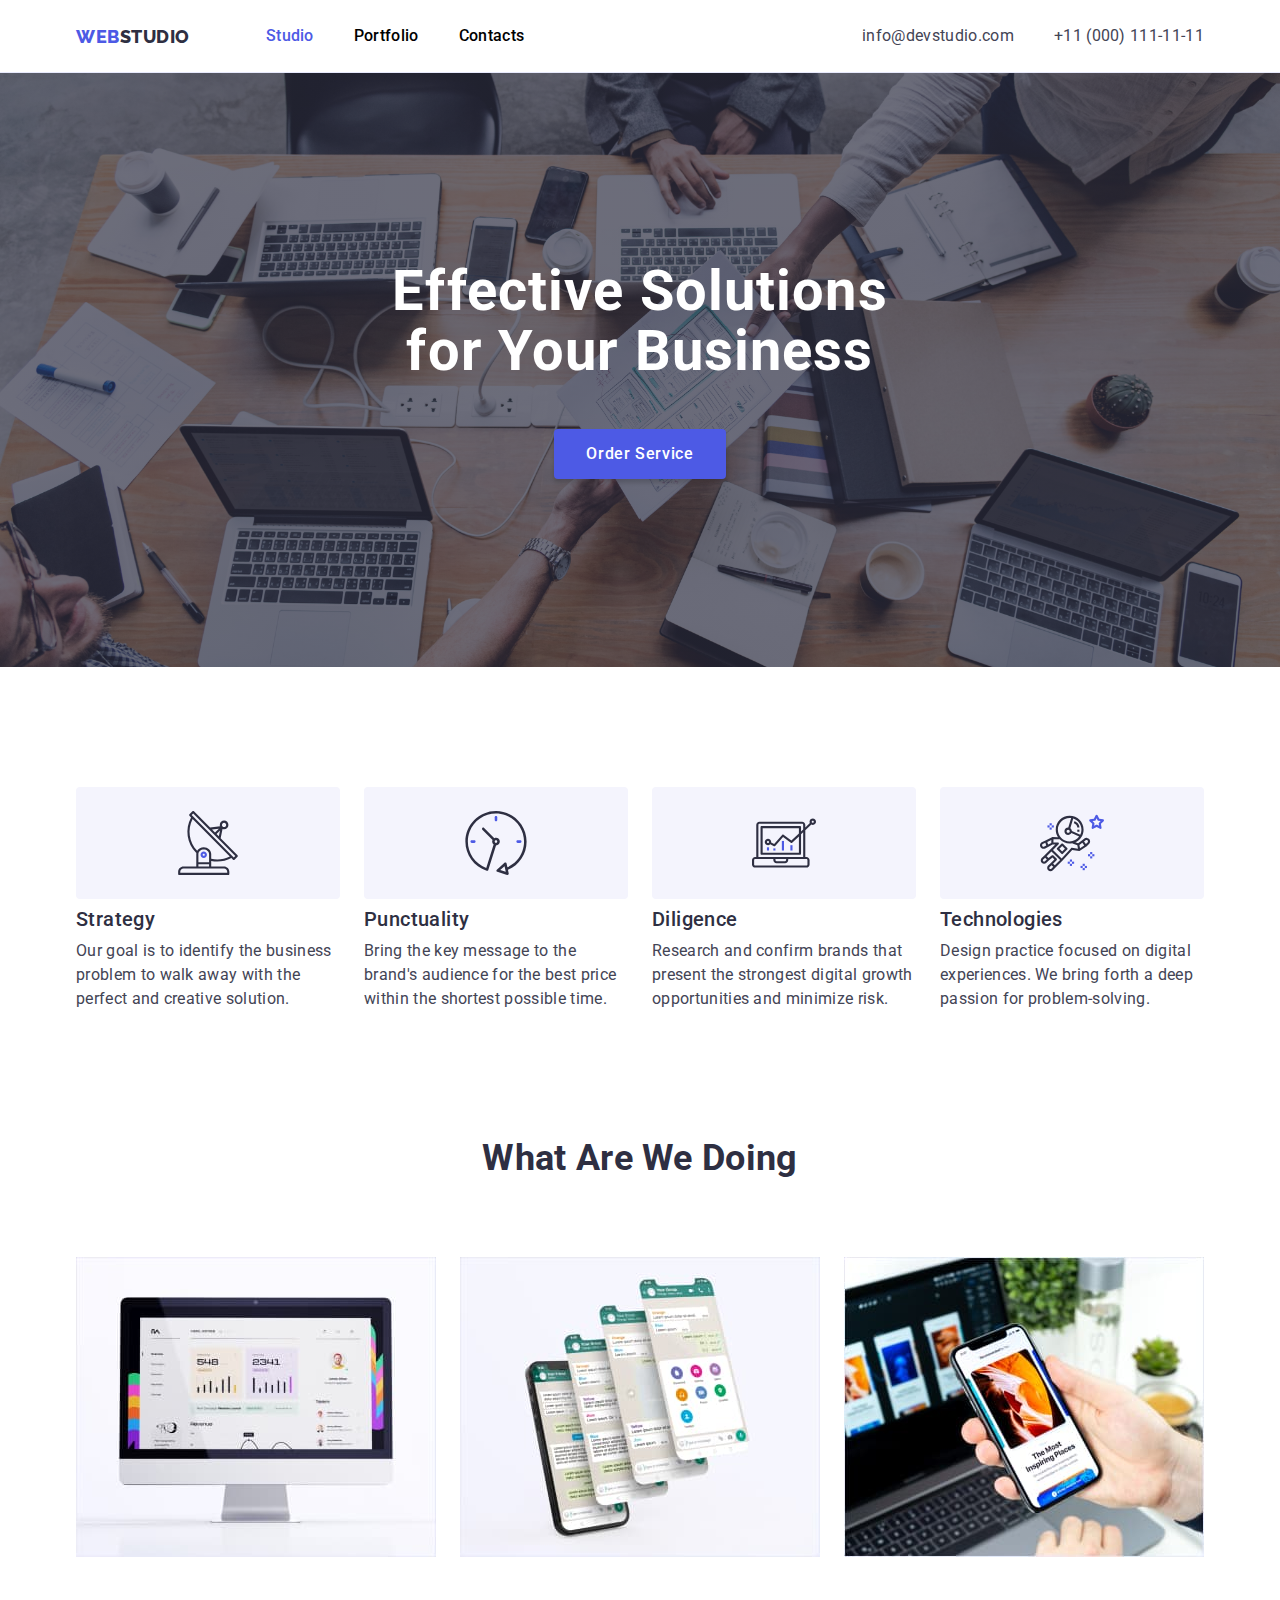
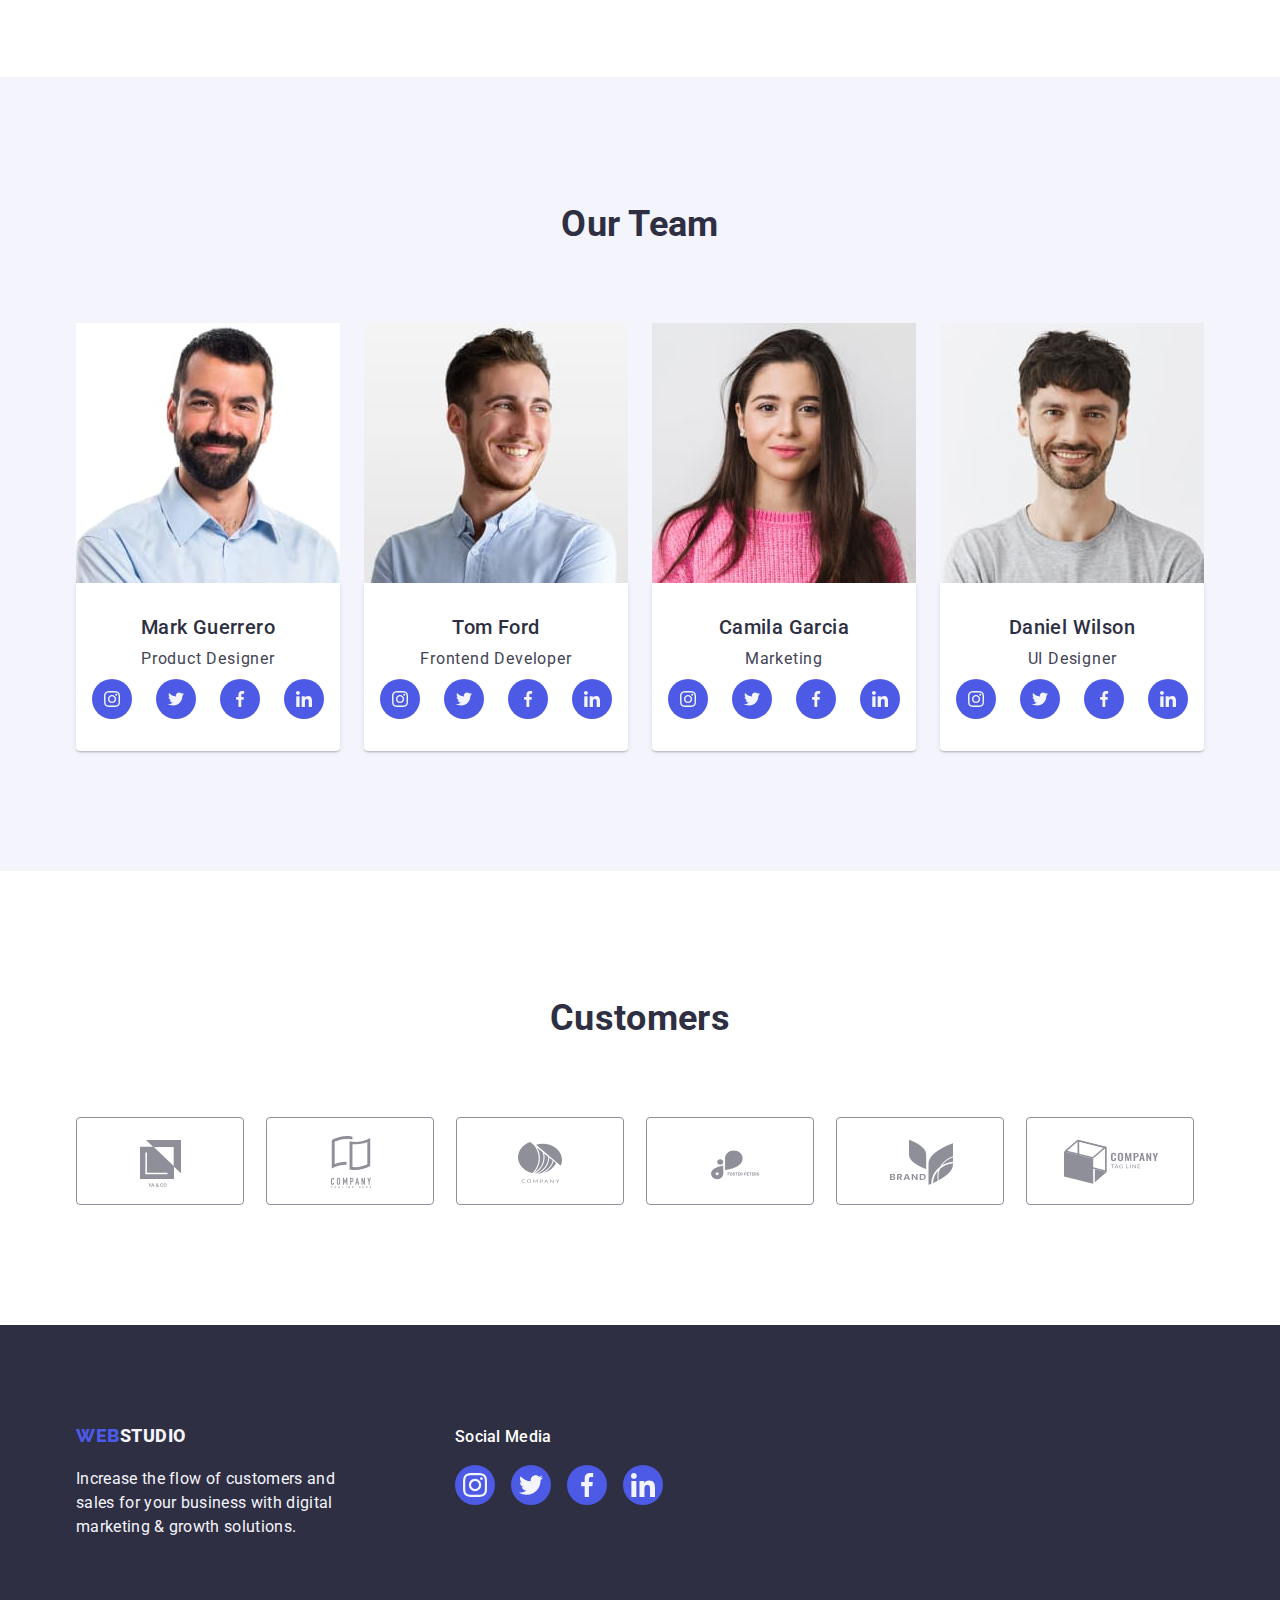
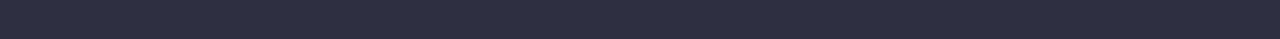
<file: index.html>
<!DOCTYPE html>
<html lang="en">

<head>
    <meta charset="UTF-8">
    <meta name="viewport" content="width=device-width, initial-scale=1.0">
    <title>Effective Solutions For Your Business</title>

    <!-- CSS Normalizer -->
    <link rel="stylesheet"
        href="https://cdnjs.cloudflare.com/ajax/libs/modern-normalize/2.0.0/modern-normalize.min.css">

    <!-- CSS -->
    <link rel="stylesheet" href="./css/styles.css">
    </link>
</head>

<body>
    <!-- Header -->
    <header class="header">
        <div class="container header-container">
            <!-- Header Nav Bar-->
            <nav class="nav-header">
                <a href="./index.html" class="link-logo">
                    <span class="web-logo">WEB</span><span class="studio-logo">STUDIO</span>
                </a>

                <ul class="navbar lists header-list">
                    <li>
                        <a href="./index.html" class="pages current-option">Studio</a>
                    </li>
                    <li>
                        <a href="./portfolio.html" class="pages">Portfolio</a>
                    </li>
                    <li>
                        <a href="" class="pages">Contacts</a>
                    </li>
                </ul>
            </nav>
            <ul class="contact-info lists header-contact-info">
                <li>
                    <a href="mailto:info@devstudio.com" class="info">info@devstudio.com</a>
                </li>
                <li>
                    <a href="tel:+110001111111" class="info">+11 (000) 111-11-11</a>
                </li>
            </ul>
        </div>
    </header>
    <!-- Main Page -->
    <main>
        <!-- Hero Image -->
        <section class="hero section">
            <div class="container hero-container">
                <h1 class="hero-title">Effective Solutions <br>
                    for Your Business
                </h1>
                <button type="button" class="btn-primary">Order Service</button>
            </div>
        </section>
        <!-- Advantages section-->
        <section class="section section-white">
            <div class="container strategy-container">
                <ul class="criteria lists strategy-lists">
                    <li>
                        <div class="criteria-list">
                            <svg class="criteria-icons" width="64px" height="64px">
                                <use href="./images/icons.svg#icon-antennae"></use>
                            </svg>
                        </div>
                        <h3 class="title-list">Strategy</h3>
                        <p>Our goal is to identify the business<br>
                            problem to walk away with the<br>
                            perfect and creative solution.</p>
                    </li>
                    <li>
                        <div class="criteria-list">
                            <svg class="criteria-icons" width="64px" height="64px">
                                <use href="./images/icons.svg#icon-clock"></use>
                            </svg>
                        </div>
                        <h3 class="title-list">Punctuality</h3>
                        <p>Bring the key message to the<br>
                            brand's audience for the best price<br>
                            within the shortest possible time.</p>
                    </li>
                    <li>
                        <div class="criteria-list">
                            <svg class="criteria-icons" width="64px" height="64px">
                                <use href="./images/icons.svg#icon-diagram"></use>
                            </svg>
                        </div>
                        <h3 class="title-list">Diligence</h3>
                        <p>Research and confirm brands that<br>
                            present the strongest digital growth<br>
                            opportunities and minimize risk.</p>
                    </li>
                    <li>
                        <div class="criteria-list">
                            <svg class="criteria-icons" width="64px" height="64px">
                                <use href="./images/icons.svg#icon-astronaut"></use>
                            </svg>
                        </div>
                        <h3 class="title-list">Technologies</h3>
                        <p>Design practice focused on digital<br>
                            experiences. We bring forth a deep<br>
                            passion for problem-solving.</p>
                    </li>
                </ul>
            </div>
        </section>
        <!-- What We Do section -->
        <section class="section section-no-top-padding">
            <div class="container">
                <h2 class="section-title what-we-do-title">What Are We Doing</h2>
                <ul class="services-list lists">
                    <li>
                        <img src="./images/what-we-do-1.jpg" alt="monitor" width="360" height="300">
                    </li>
                    <li>
                        <img src="./images/what-we-do-2.jpg" alt="four mobile phones" width="360" height="300">
                    </li>
                    <li>
                        <img src="./images/what-we-do-3.jpg" alt="mobile phone and laptop" width="360" height="300">
                    </li>
                </ul>
            </div>
        </section>
        <!-- Team section -->
        <section class="section section-gray">
            <div class="container our-team-container">
                <h2 class="section-title">Our Team</h2>
                <ul class="team lists team-cards">
                    <li>
                        <div class="card-mark"></div>
                        <img src="./images/team-card-1.jpg" alt="Mark Guerrero" width="264" height="260">
                        <div class="card-body">
                            <h3 class="team-name">Mark Guerrero</h3>
                            <p class="team-position">Product Designer</p>
                            <ul class="team-social-list lists">
                                <li class="team-social-item">
                                    <a class="team-social-link link" href="https://instagram.com" target="_blank"
                                        rel="noopener noreferrer">
                                        <svg class="team-social-icon" width="16px" height="16px">
                                            <use href="./images/icons.svg#icon-instagram"></use>
                                        </svg>
                                    </a>
                                </li>
                                <li class="team-social-item">
                                    <a class="team-social-link link" href="https://twitter.com" target="_blank"
                                        rel="noopener noreferrer">
                                        <svg class="team-social-icon" width="16px" height="16px">
                                            <use href="./images/icons.svg#icon-twitter"></use>
                                        </svg>
                                    </a>
                                </li>
                                <li class="team-social-item">
                                    <a class="team-social-link link" href="https://facebook.com" target="_blank"
                                        rel="noopener noreferrer">
                                        <svg class="team-social-icon" width="16px" height="16px">
                                            <use href="./images/icons.svg#icon-facebook"></use>
                                        </svg>
                                    </a>
                                </li>
                                <li class="team-social-item">
                                    <a class="team-social-link link" href="https://linkedin.com" target="_blank"
                                        rel="noopener noreferrer">
                                        <svg class="team-social-icon" width="16px" height="16px">
                                            <use href="./images/icons.svg#icon-linkedin"></use>
                                        </svg>
                                    </a>
                                </li>
                            </ul>
                        </div>
                    </li>
                    <li>
                        <div class="card-tom"></div>
                        <img src="./images/team-card-2.jpg" alt="Tom Ford" width="264" height="260">
                        <div class="card-body">
                            <h3 class="team-name">Tom Ford</h3>
                            <p class="team-position">Frontend Developer</p>
                            <ul class="team-social-list lists">
                                <li class="team-social-item">
                                    <a class="team-social-link link" href="https://instagram.com" target="_blank"
                                        rel="noopener noreferrer">
                                        <svg class="team-social-icon" width="16px" height="16px">
                                            <use href="./images/icons.svg#icon-instagram"></use>
                                        </svg>
                                    </a>
                                </li>
                                <li class="team-social-item">
                                    <a class="team-social-link link" href="https://twitter.com" target="_blank"
                                        rel="noopener noreferrer">
                                        <svg class="team-social-icon" width="16px" height="16px">
                                            <use href="./images/icons.svg#icon-twitter"></use>
                                        </svg>
                                    </a>
                                </li>
                                <li class="team-social-item">
                                    <a class="team-social-link link" href="https://facebook.com" target="_blank"
                                        rel="noopener noreferrer">
                                        <svg class="team-social-icon" width="16px" height="16px">
                                            <use href="./images/icons.svg#icon-facebook"></use>
                                        </svg>
                                    </a>
                                </li>
                                <li class="team-social-item">
                                    <a class="team-social-link link" href="https://linkedin.com" target="_blank"
                                        rel="noopener noreferrer">
                                        <svg class="team-social-icon" width="16px" height="16px">
                                            <use href="./images/icons.svg#icon-linkedin"></use>
                                        </svg>
                                    </a>
                                </li>
                            </ul>
                        </div>
                    </li>
                    <li>
                        <div class="card-camila"></div>
                        <img src="./images/team-card-3.jpg" alt="Camila Garcia" width="264" height="260">
                        <div class="card-body">
                            <h3 class="team-name">Camila Garcia</h3>
                            <p class="team-position">Marketing</p>
                            <ul class="team-social-list lists">
                                <li class="team-social-item">
                                    <a class="team-social-link link" href="https://instagram.com" target="_blank"
                                        rel="noopener noreferrer">
                                        <svg class="team-social-icon" width="16px" height="16px">
                                            <use href="./images/icons.svg#icon-instagram"></use>
                                        </svg>
                                    </a>
                                </li>
                                <li class="team-social-item">
                                    <a class="team-social-link link" href="https://twitter.com" target="_blank"
                                        rel="noopener noreferrer">
                                        <svg class="team-social-icon" width="16px" height="16px">
                                            <use href="./images/icons.svg#icon-twitter"></use>
                                        </svg>
                                    </a>
                                </li>
                                <li class="team-social-item">
                                    <a class="team-social-link link" href="https://facebook.com" target="_blank"
                                        rel="noopener noreferrer">
                                        <svg class="team-social-icon" width="16px" height="16px">
                                            <use href="./images/icons.svg#icon-facebook"></use>
                                        </svg>
                                    </a>
                                </li>
                                <li class="team-social-item">
                                    <a class="team-social-link link" href="https://linkedin.com" target="_blank"
                                        rel="noopener noreferrer">
                                        <svg class="team-social-icon" width="16px" height="16px">
                                            <use href="./images/icons.svg#icon-linkedin"></use>
                                        </svg>
                                    </a>
                                </li>
                            </ul>
                        </div>
                    </li>
                    <li>
                        <div class="card-daniel"></div>
                        <img src="./images/team-card-4.jpg" alt="Daniel Wilson" width="264" height="260">
                        <div class="card-body">
                            <h3 class="team-name">Daniel Wilson</h3>
                            <p class="team-position">UI Designer</p>
                            <ul class="team-social-list lists">
                                <li class="team-social-item">
                                    <a class="team-social-link link" href="https://instagram.com" target="_blank"
                                        rel="noopener noreferrer">
                                        <svg class="team-social-icon" width="16px" height="16px">
                                            <use href="./images/icons.svg#icon-instagram"></use>
                                        </svg>
                                    </a>
                                </li>
                                <li class="team-social-item">
                                    <a class="team-social-link link" href="https://twitter.com" target="_blank"
                                        rel="noopener noreferrer">
                                        <svg class="team-social-icon" width="16px" height="16px">
                                            <use href="./images/icons.svg#icon-twitter"></use>
                                        </svg>
                                    </a>
                                </li>
                                <li class="team-social-item">
                                    <a class="team-social-link link" href="https://facebook.com" target="_blank"
                                        rel="noopener noreferrer">
                                        <svg class="team-social-icon" width="16px" height="16px">
                                            <use href="./images/icons.svg#icon-facebook"></use>
                                        </svg>
                                    </a>
                                </li>
                                <li class="team-social-item">
                                    <a class="team-social-link link" href="https://linkedin.com" target="_blank"
                                        rel="noopener noreferrer">
                                        <svg class="team-social-icon" width="16px" height="16px">
                                            <use href="./images/icons.svg#icon-linkedin"></use>
                                        </svg>
                                    </a>
                                </li>
                            </ul>
                        </div>
            </div>
            </li>
            </ul>
            </div>
            <!-- Clients section -->
        </section>
        <section class="section customers-section">
            <div class="container">
                <h2 class="section-title customers-title">Customers</h2>
                <ul class="customers-list lists">
                    <li class="customers-item">
                        <a class="customers-link link" href="">
                            <svg class="customers-icon" width="104" height="56">
                                <use href="./images/icons.svg#customers-icon-ya"></use>
                            </svg></a>
                    </li>
                    <li class="customers-item">
                        <a class="customers-link link" href="">
                            <svg class="customers-icon" width="104" height="56">
                                <use href="./images/icons.svg#customers-icon-tagline-here"></use>
                            </svg></a>
                    </li>
                    <li class="customers-item">
                        <a class="customers-link link" href="">
                            <svg class="customers-icon" width="104" height="56">
                                <use href="./images/icons.svg#customers-icon-company"></use>
                            </svg></a>
                    </li>
                    <li class="customers-item">
                        <a class="customers-link link" href="">
                            <svg class="customers-icon" width="104" height="56">
                                <use href="./images/icons.svg#customers-foster-peters"></use>
                            </svg></a>
                    </li>
                    <li class=" customers-item">
                        <a class="customers-link link" href="">
                            <svg class="customers-icon" width="104" height="56">
                                <use href="./images/icons.svg#customers-icon-brand"></use>
                            </svg></a>
                    </li>
                    <li class="customers-item">
                        <a class="customers-link link" href="">
                            <svg class="customers-icon" width="104" height="56">
                                <use href="./images/icons.svg#customers-icon-box-company-tagline"></use>
                            </svg></a>
                    </li>
                </ul>

            </div>
        </section>
    </main>
    <!-- Footer -->
    <footer class="lastpart footerbg">
        <div class="container footer-container">
            <div>
                <a href="./index.html" class="logo-footer">
                    <span class="web-logo">WEB</span><span class="studio-logo-footer">STUDIO</span>
                </a>
                <p class="lastword">Increase the flow of customers and<br>
                    sales for your business with digital<br>
                    marketing & growth solutions.</p>
            </div>
            <div class="footer-social-wrapper">
                <h3 class="footer-socials-title">Social Media</h3>
                <ul class="footer-socials-list lists">
                    <li class="footer-social-item">
                        <a class="footer-social-link link" href="https://instagram.com" target="_blank"
                            rel="noopener noreferrer">
                            <svg class="footer-social-icon" width="24px" height="24px">
                                <use href="./images/icons.svg#icon-instagram"></use>
                            </svg>
                        </a>
                    </li>
                    <li class="footer-social-item">
                        <a class="footer-social-link link" href="https://twitter.com" target="_blank"
                            rel="noopener noreferrer">
                            <svg class="footer-social-icon" width="24px" height="24px">
                                <use href="./images/icons.svg#icon-twitter"></use>
                            </svg>
                        </a>
                    </li>
                    <li class="footer-social-item">
                        <a class="footer-social-link link" href="https://facebook.com" target="_blank"
                            rel="noopener noreferrer">
                            <svg class="footer-social-icon" width="24px" height="24px">
                                <use href="./images/icons.svg#icon-facebook"></use>
                            </svg>
                        </a>
                    </li>
                    <li class="footer-social-item">
                        <a class="footer-social-link link" href="https://linkedin.com" target="_blank"
                            rel="noopener noreferrer">
                            <svg class="footer-social-icon" width="24px" height="24px">
                                <use href="./images/icons.svg#icon-linkedin"></use>
                            </svg>
                        </a>
                    </li>
                    </li>
                </ul>
            </div>
        </div>
    </footer>
</body>

</html>
</file>
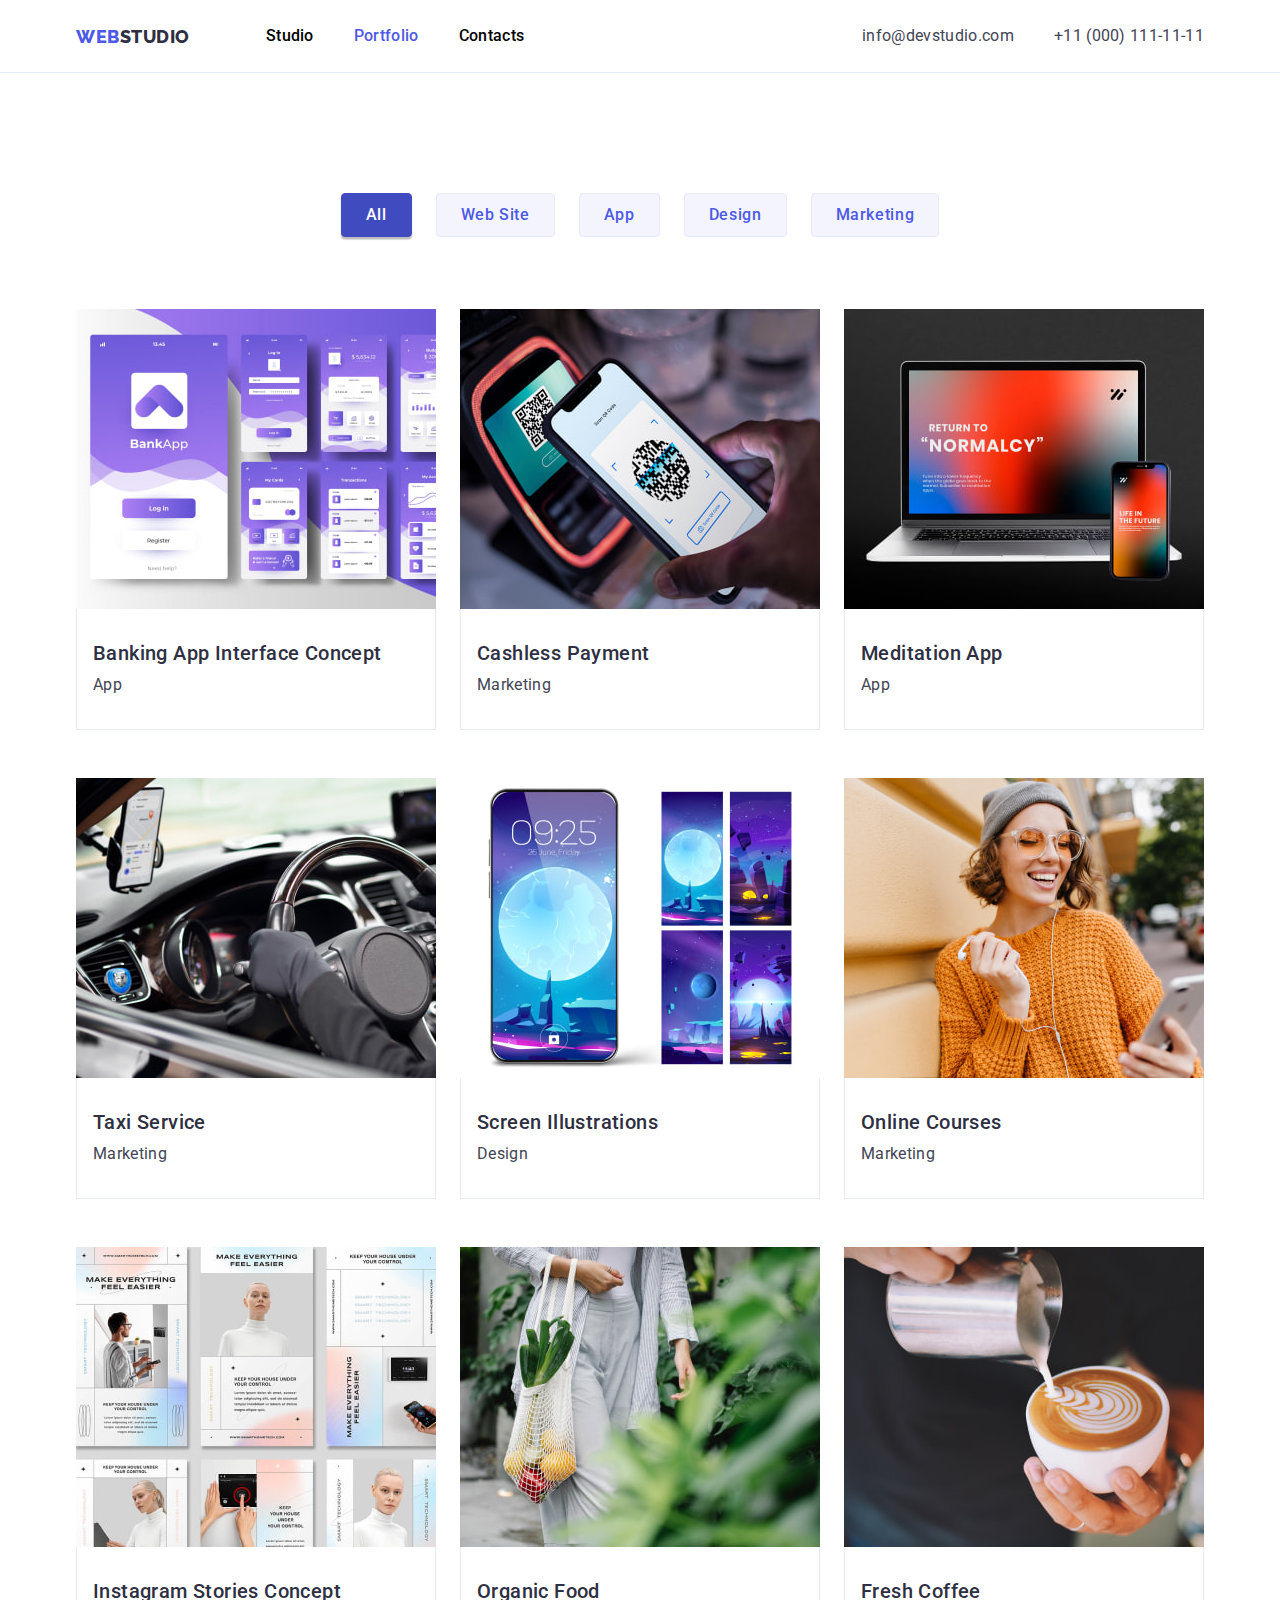
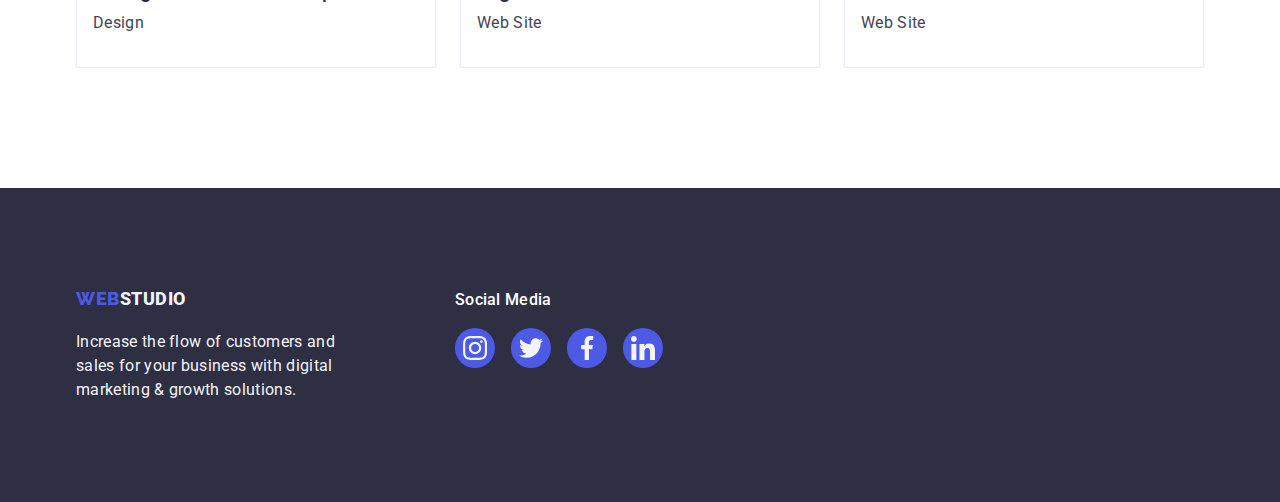
<file: portfolio.html>
<!DOCTYPE html>
<html lang="en">

<head>
    <meta charset="UTF-8">
    <meta name="viewport" content="width=device-width, initial-scale=1.0">
    <title>Document</title>

    <!-- CSS Normalizer -->
    <link rel="stylesheet"
        href="https://cdnjs.cloudflare.com/ajax/libs/modern-normalize/2.0.0/modern-normalize.min.css">

    <!-- CSS -->
    <link rel="stylesheet" href="./css/styles.css">
    </link>
</head>

<body>
    <!-- Header -->
    <header class="header">
        <div class="container header-container">
            <!-- Header Nav Bar -->
            <nav class="nav-header">
                <a href="./index.html" class="link-logo">
                    <span class="web-logo">WEB</span><span class="studio-logo">STUDIO</span>
                </a>

                <ul class="navbar lists header-list">
                    <li>
                        <a href="./index.html" class="pages">Studio</a>
                    </li>
                    <li>
                        <a href="./portfolio.html" class="pages current-option">Portfolio</a>
                    </li>
                    <li>
                        <a href="" class="pages">Contacts</a>
                    </li>
                </ul>
            </nav>
            <ul class="contact-info lists header-contact-info">
                <li>
                    <a href="mailto:info@devstudio.com" class="info">info@devstudio.com</a>
                </li>
                <li>
                    <a href="tel:+110001111111" class="info">+11 (000) 111-11-11</a>
                </li>
            </ul>
        </div>
    </header>
    <!-- Portfolio -->
    <main>
        <section class="section">
            <div class="container filters-container">
                <ul class="filters lists filters-list">
                    <li><button type="button" class="btn port current-option">All</button></li>
                    <li><button type="button" class="btn port">Web Site</button></li>
                    <li><button type="button" class="btn port">App</button></li>
                    <li><button type="button" class="btn port">Design</button></li>
                    <li><button type="button" class="btn port">Marketing</button></li>
                </ul>
                <ul class="projects lists projects-list">
                    <li>
                        <a class="projects-link" href="#">
                            <img src="./images/r1-project-card-1.jpg" alt="Banking App Interface Concept" width="360px"
                                height="300px">
                            <div class="projects-card-body">
                                <h3 class="project-label">Banking App Interface Concept</h3>
                                <p class="project-desc">App</p>
                            </div>
                        </a>
                    </li>
                    <li>
                        <a class="projects-link" href="#">
                            <img src="./images/r1-project-card-2.jpg" alt="Cashless Payment" width="360px"
                                height="300px;">
                            <div class="projects-card-body">
                                <h3 class="project-label">Cashless Payment</h3>
                                <p class="project-desc">Marketing</p>
                            </div>
                        </a>
                    </li>
                    <li>
                        <a class="projects-link" href="#">
                            <img src="./images/r1-project-card-3.jpg" alt="Meditation App" width="360px"
                                height="300px;">
                            <div class="projects-card-body">
                                <h3 class="project-label">Meditation App</h3>
                                <p class="project-desc">App</p>
                            </div>
                        </a>
                    </li>
                    <li>
                        <a class="projects-link" href="#">
                            <img src="./images/r2-project-card-4.jpg" alt="Taxi Service" width="360px" height="300px;">
                            <div class="projects-card-body">
                                <h3 class="project-label">Taxi Service</h3>
                                <p class="project-desc">Marketing</p>
                            </div>
                        </a>
                    </li>
                    <li>
                        <a class="projects-link" href="#">
                            <img src="./images/r2-project-card-5.jpg" alt="Screen Illustrations" width="360px"
                                height="300px;">
                            <div class="projects-card-body">
                                <h3 class="project-label">Screen Illustrations</h3>
                                <p class="project-desc">Design</p>
                            </div>
                        </a>
                    </li>
                    <li>
                        <a class="projects-link" href="#">
                            <img src="./images/r2-project-card-6.jpg" alt="Online Courses" width="360px"
                                height="300px;">
                            <div class="projects-card-body">
                                <h3 class="project-label">Online Courses</h3>
                                <p class="project-desc">Marketing</p>
                            </div>
                        </a>
                    </li>
                    <li>
                        <a class="projects-link" href="#">
                            <img src="./images/r3-project-card-7.jpg" alt="Instagram Stories Concept" width="360px"
                                height="300px;">
                            <div class="projects-card-body">
                                <h3 class="project-label">Instagram Stories Concept</h3>
                                <p class="project-desc">Design</p>
                            </div>
                        </a>
                    </li>
                    <li>
                        <a class="projects-link" href="#">
                            <img src="./images/r3-project-card-8.jpg" alt="Organic Food" width="360px" height="300px;">
                            <div class="projects-card-body">
                                <h3 class="project-label">Organic Food</h3>
                                <p class="project-desc">Web Site</p>
                            </div>
                        </a>
                    </li>
                    <li>
                        <a class="projects-link" href="#">
                            <img src="./images/r3-project-card-9.jpg" alt="Fresh Coffee" width="360px" height="300px;">
                            <div class="projects-card-body">
                                <h3 class="project-label">Fresh Coffee</h3>
                                <p class="project-desc">Web Site</p>
                            </div>
                        </a>
                    </li>
                </ul>
            </div>
            </div>
        </section>
    </main>
    <!-- Footer -->
    <footer class="lastpart footerbg">
        <div class="container footer-container">
            <div>
                <a href="./index.html" class="logo-footer">
                    <span class="web-logo">WEB</span><span class="studio-logo-footer">STUDIO</span>
                </a>
                <p class="lastword">Increase the flow of customers and<br>
                    sales for your business with digital<br>
                    marketing & growth solutions.</p>
            </div>
            <div class="footer-social-wrapper">
                <h3 class="footer-socials-title">Social Media</h3>
                <ul class="footer-socials-list lists">
                    <li class="footer-social-item">
                        <a class="footer-social-link link" href="https://instagram.com" target="_blank"
                            rel="noopener noreferrer">
                            <svg class="footer-social-icon" width="24px" height="24px">
                                <use href="./images/icons.svg#icon-instagram"></use>
                            </svg>
                        </a>
                    </li>
                    <li class="footer-social-item">
                        <a class="footer-social-link link" href="https://twitter.com" target="_blank"
                            rel="noopener noreferrer">
                            <svg class="footer-social-icon" width="24px" height="24px">
                                <use href="./images/icons.svg#icon-twitter"></use>
                            </svg>
                        </a>
                    </li>
                    <li class="footer-social-item">
                        <a class="footer-social-link link" href="https://facebook.com" target="_blank"
                            rel="noopener noreferrer">
                            <svg class="footer-social-icon" width="24px" height="24px">
                                <use href="./images/icons.svg#icon-facebook"></use>
                            </svg>
                        </a>
                    </li>
                    <li class="footer-social-item">
                        <a class="footer-social-link link" href="https://linkedin.com" target="_blank"
                            rel="noopener noreferrer">
                            <svg class="footer-social-icon" width="24px" height="24px">
                                <use href="./images/icons.svg#icon-linkedin"></use>
                            </svg>
                        </a>
                    </li>
                    </li>
                </ul>
            </div>
        </div>
    </footer>
</body>

</html>
</file>
<file: css/styles.css>
@import url("https://fonts.googleapis.com/css2?family=Raleway:wght@800&family=Roboto:wght@400;500;700;900&display=swap");

:root{
   --iriscolor: #4D5AE5; 
   --navyblue: #2E2F42;
   --navcolor: black;
   --oceancolor: #404BBF;
   --whitecolor: #FFF;
   --slatecolor: #434455;
   --cloudcolor: #F4F4FD;
   --cornflower: #E7E9FC;
   --lightslate:#8E8F99;
   --grey:#2E2F42;
   --green:#31D0AA;
}

/* CSS Reset */

p,
h1,
h2,
h3,
h4,
h5,
h6{
    margin:0;
}
ul,
ol{
   margin:0;
   padding:0; 
}

img{
    display: block;
}
/* End of CSS Reset */

.container{
    width: 1158px;
    padding: 0 15px;
    margin: 0 auto;
}

.header{
    border-bottom: 1px solid var(--cornflower, #E7E9FC);
    background: var(--white, #FFF);
}

.header-container{
    display: flex;
    align-items:center;
    justify-content: space-between;
}

.nav-header{
    display: flex;
    align-items: center;
}

.header-list{
    margin-left: 76px;
    display: flex;
    gap: 40px;
}

.header-contact-info{
    display: flex;
    gap: 40px;
}

.section{
    padding-top: 120px;
    padding-bottom: 120px;
}

.link-logo{
    font-family: "Raleway", sans-serif;
    font-size: 18px;
    line-height: 1.5px;
    font-weight: 800;
    line-height: 21px;
    letter-spacing: 0.54px;
    text-decoration: none;
}

.web-logo{
    font-family: Raleway;
    color: var(--iriscolor);
    }

.studio-logo{
    color: var(--navyblue);
}
.studio-logo-footer {
    color: var(--cloudcolor);
}

.navbar .pages{
    color: var(--navcolor);
    text-decoration: none;
    font-weight: 500;
    }

.lists{
    list-style-type: none;
}

.pages{
    display: block;
    padding: 24px 0;
}

.navbar .pages:hover,
.navbar .pages:focus,
.navbar .pages.current-option,
.contact-info .info:hover,
.contact-info .info:focus {
    color: var(--iriscolor);
}

body {
    color: #434455;
    font-family: Roboto;
    font-style: normal;
    font-size: 16px;
    line-height: 24px;
    font-weight: 400;
    letter-spacing: 0.32px;
}
   
.contact-info .info{
    display: block;
    padding: 24px 0;
    color: var(--slate, #434455);
    text-decoration: none;
}

.hero{
    padding: 188px 0;
    background: var(--navyblue);
    background-image: linear-gradient(to right, rgba(46, 47, 66, 0.7), rgba(46, 47, 66, 0.7)), url(../images/hero-bg.jpg);
    background-size: cover;
    background-position: center;
    background-repeat: no-repeat;
    }

.hero-container{
    text-align: center;
}

.hero-title {
    color: var(--white, #FFF);
    font-size: 56px;
    font-weight: 700;
    line-height: 60px;
    letter-spacing: 1.12px;
    margin-bottom: 48px;
}

.btn{
    cursor: pointer;
    border-color: transparent;
}

.btn-primary{
    padding: 16px 32px;
    cursor: pointer;
    border: none;
    border-radius: 4px;
    background: var(--iris, #4D5AE5);
    box-shadow: 0px 4px 4px 0px rgba(0, 0, 0, 0.15);
    color: var(--whitecolor);
    font-family: inherit;
    font-size: 16px;
    font-weight: 500;
    letter-spacing: 0.64px;
}

.btn-primary:hover,
.btn-primary:focus {
    background-color: var(--oceancolor);
}

.section-no-top-padding{
    padding-top: 0;
}
.section-white{
    background-color: #FFF;
}

.strategy-lists{
    display: flex;
    align-items: center;
    gap: 24px;
}

.title-list{
    font-size: 20px;
    font-weight: 500;
    letter-spacing: 0.4px;
    color: var(--navyblue);
    margin-top: 8px;
    margin-bottom: 8px;
}

.section-title {
    text-align: center;
    color: var(--navyblue);
    font-size: 36px;
    font-weight: 700;
    line-height: 1.5;
    margin-bottom: 72px;
}

.services-list{
    display: flex;
    align-items: center;
    gap: 24px;
   } 

.criteria-list{
    display: flex;
    align-items: center;
    justify-content: center;
    border-radius: 4px;
    width: 264px;
    height: 112px;
    background-color: var(--cloudcolor);
   
}


.criteria-icons{
    width: 264px;
    fill: var(--navyblue, --iriscolor);
}

.section-gray {
    background-color: var(--cloudcolor);
}

.team-cards{
    display: flex;
    gap: 24px;
}

.card-mark,
.card-tom,
.card-camila,
.card-daniel{
    box-shadow: 0px 2px 1px 0px rgba(46, 47, 66, 0.08), 0px 1px 1px 0px rgba(46, 47, 66, 0.16), 0px 1px 6px 0px rgba(46, 47, 66, 0.08);
}
    
       
.card-body{
    padding-top: 32px;
    padding-bottom: 32px;
    border-radius: 0px 0px 4px 4px;
    background: var(--white, #FFF);
    box-shadow: 0px 2px 1px 0px rgba(46, 47, 66, 0.08), 0px 1px 1px 0px rgba(46, 47, 66, 0.16), 0px 1px 6px 0px rgba(46, 47, 66, 0.08);
}

.team-name {
    text-align: center;
    color: var(--navyblue, #2E2F42);
    font-family: Roboto;
    font-size: 20px;
    font-weight: 500;
    letter-spacing: 0.4px;
    margin-bottom: 8px;
}

.team-position {
    text-align: center;
    color: var(--slate, #434455);
    font-size: 16px;
    font-style: normal;
    font-weight: 400;
    line-height: 24px; 
    letter-spacing: 0.05em;
}

.team-social-list{
    display: flex;
    justify-content: center;
    gap: 24px;
    margin-top: 8px;
}


.team-social-link{
    width: 40px;
    height: 40px;
    border-radius: 50%;
    
   
    display: flex;
    align-items: center;
    justify-content: center;

    color: var(--cloudcolor);
    background-color: var(--iriscolor);
}

.team-social-icon{
    fill: currentColor;
}

.team-social-link:hover,
.team-social-link:focus{
    background-color: var(--oceancolor);
}

.logo-footer {
    padding-bottom: 16px;
    font-style: normal;
    font-size: 18px;
    font-weight: 800;
    line-height: 21px;
    letter-spacing: 0.54px;
    text-decoration: none;
}

.footerbg {
    padding: 100px 0;
    background-color: var(--navyblue);
}


.lastword {
    color: var(--cloudcolor);
    font-size: 16px;
    line-height: 24px;
    font-weight: 400;
    letter-spacing: 0.32px;
    margin-top: 18px;
}

.btn.port{
    border-radius: 4px;
    border: 1px solid var(--cornflower, #E7E9FC);
    background: var(--cloud, #F4F4FD);
    display: flex;
    padding: 12px 24px;
    color: var(--iris, #4D5AE5);
    font-family: inherit;
    font-size: 16px;
    font-weight:500;
    letter-spacing: 0.64px;
   
}

.btn.port.current-option, .btn.port:hover, .btn.port:focus{
    background: var(--ocean, #404BBF);
    color: var(--white, #FFF);
    box-shadow: 0px 2px 2px 0px rgba(0, 0, 0, 0.12), 0px 2px 1px 0px rgba(0, 0, 0, 0.08), 0px 3px 1px 0px rgba(0, 0, 0, 0.10);
    border-color: #404BBF;
}

.filters-projects-section{
    background: #FFF;
}

.project-label{
    color: var(--navyblue, #2E2F42);
    font-size: 20px;
    font-weight: 500;
    letter-spacing: 0.4px;
    margin-bottom: 8px;
}

.project-desc{
    color: var(--slatecolor);
}


.filters-list{
    display: flex;
    justify-content: center;
    gap: 24px;
    margin-bottom: 72px;
}

.projects-list {
    display: flex;
    flex-wrap: wrap;
    gap:48px 24px; 
    }

.projects-card-body{
    border: 1px solid var(--cornflower);
    padding: 32px 16px;
    border-top: none;
    }

.customers-list{
    display: flex;
    gap: 22px;
}


.customers-link {
    width: 168px;
    height: 88px;
    border: 1px solid #8E8F99;
    border-radius: 4px;
    color: #8E8F99;
    display: flex;
    justify-content: center;
    align-items: center;
}

.customers-link:hover,
.customers-link:focus {
    border-color: #404BBF;
    color: var(--oceancolor);
}


.customers-icon{
    fill: currentColor;
}

.footer-container{
    display:flex
}

.footer-social-wrapper{
    margin-left: 120px;
}

.footer-socials-list{
    display: flex;
    justify-content: center;
    gap: 16px;
    margin-top: 16px;
    }

.footer-social-link:hover,
.footer-social-link:focus{
    background-color: var(--green);
}

.footer-socials-title{
   
    color: #FFF;
    font-family: Roboto;
    font-size: 16px;
    font-style: normal;
    font-weight: 500;
    line-height: 24px;
    letter-spacing: 0.32px;
}

.footer-social-link{
    width: 40px;
    height: 40px;
    border-radius: 50%;
    display: flex;
    align-items: center;
    justify-content: center;
    color: var(--cloudcolor);
    background-color: var(--iriscolor);
}

.footer-social-icon {
    fill: currentColor;
}

a.projects-link{
    text-decoration: none;
    display: block;
}
a.projects-link:hover,a.projects-link:focus{
    box-shadow: 0px 2px 1px 0px rgba(46, 47, 66, 0.08), 0px 1px 1px 0px rgba(46, 47, 66, 0.16), 0px 1px 6px 0px rgba(46, 47, 66, 0.08);
}
</file>
